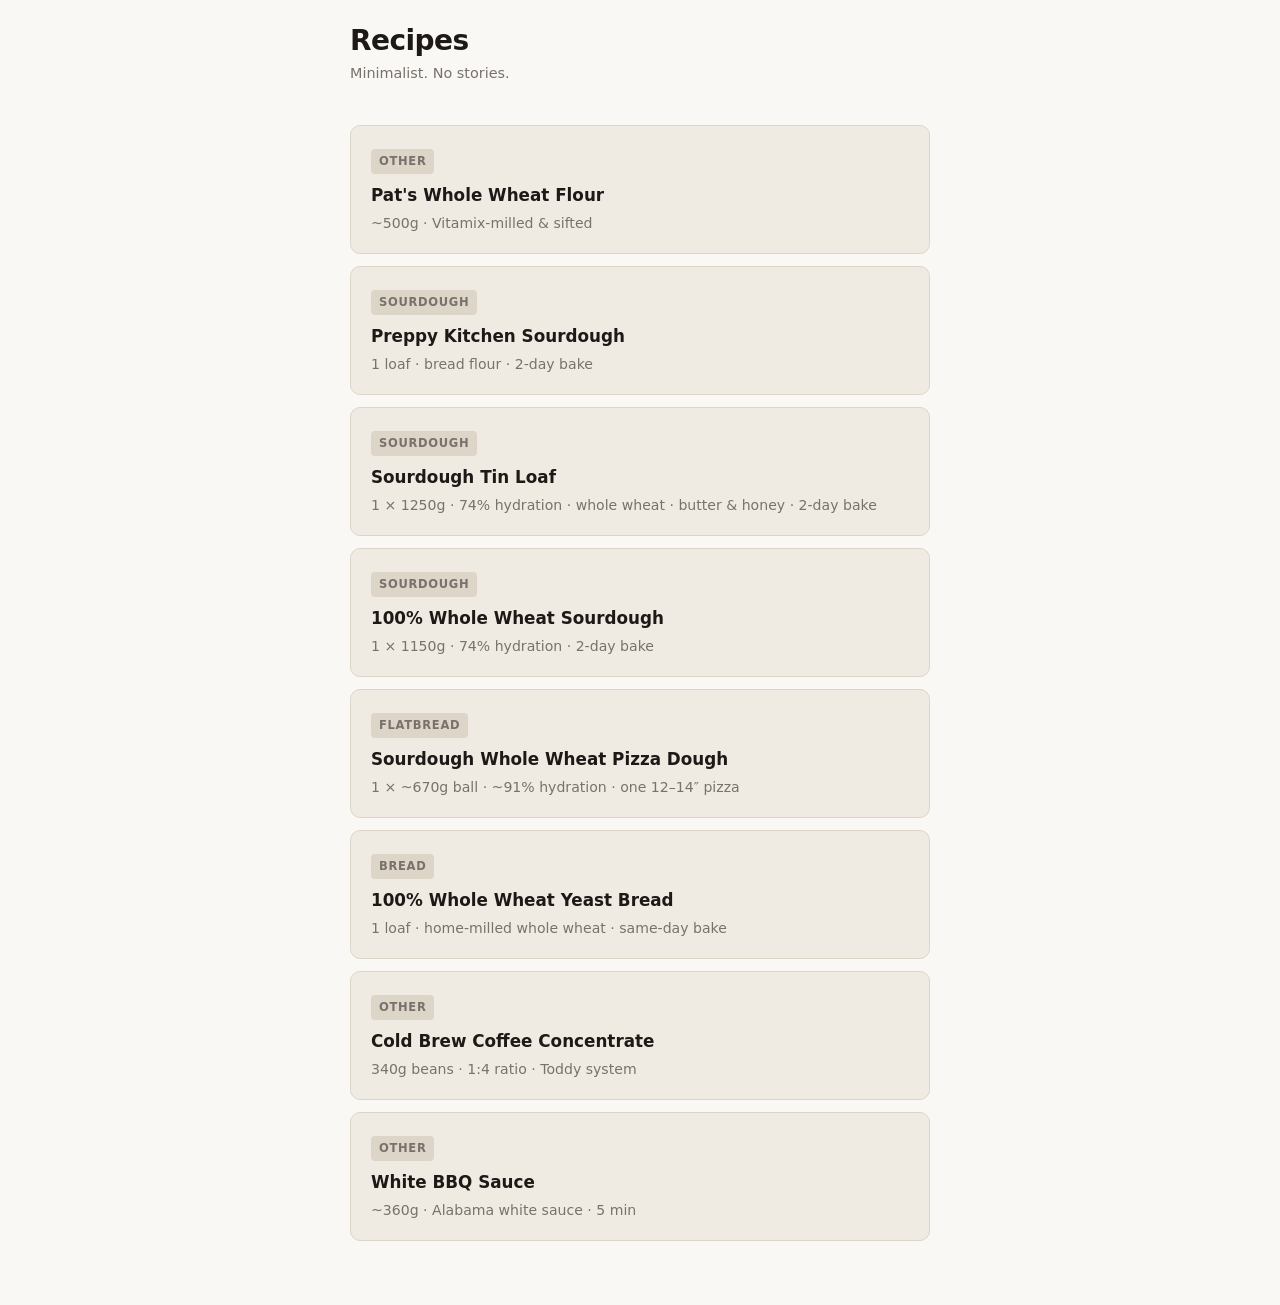
<file: site/index.html>
<!DOCTYPE html>
<html lang="en">
<head>
  <meta charset="UTF-8">
  <meta name="viewport" content="width=device-width, initial-scale=1.0">
  <title>Recipes</title>
  <link rel="stylesheet" href="style.css">
</head>
<body>

  <h1 class="page-title">Recipes</h1>
  <p class="page-sub">Minimalist. No stories.</p>

  <div class="card-list">

    <a class="card" href="recipes/pats-whole-wheat-flour.html">
      <span class="card-tag">Other</span>
      <div class="card-name">Pat's Whole Wheat Flour</div>
      <div class="card-desc">~500g · Vitamix-milled &amp; sifted</div>
    </a>

    <a class="card" href="recipes/preppy-kitchen-sourdough.html">
      <span class="card-tag">Sourdough</span>
      <div class="card-name">Preppy Kitchen Sourdough</div>
      <div class="card-desc">1 loaf · bread flour · 2-day bake</div>
    </a>

    <a class="card" href="recipes/sourdough-tin-loaf.html">
      <span class="card-tag">Sourdough</span>
      <div class="card-name">Sourdough Tin Loaf</div>
      <div class="card-desc">1 × 1250g · 74% hydration · whole wheat · butter &amp; honey · 2-day bake</div>
    </a>

    <a class="card" href="recipes/whole-wheat-sourdough-schedule.html">
      <span class="card-tag">Sourdough</span>
      <div class="card-name">100% Whole Wheat Sourdough</div>
      <div class="card-desc">1 × 1150g · 74% hydration · 2-day bake</div>
    </a>

    <a class="card" href="recipes/sourdough-whole-wheat-pizza-dough.html">
      <span class="card-tag">Flatbread</span>
      <div class="card-name">Sourdough Whole Wheat Pizza Dough</div>
      <div class="card-desc">1 × ~670g ball · ~91% hydration · one 12–14″ pizza</div>
    </a>

    <a class="card" href="recipes/whole-wheat-yeast-bread.html">
      <span class="card-tag">Bread</span>
      <div class="card-name">100% Whole Wheat Yeast Bread</div>
      <div class="card-desc">1 loaf · home-milled whole wheat · same-day bake</div>
    </a>

    <a class="card" href="recipes/cold-brew-coffee-concentrate.html">
      <span class="card-tag">Other</span>
      <div class="card-name">Cold Brew Coffee Concentrate</div>
      <div class="card-desc">340g beans · 1:4 ratio · Toddy system</div>
    </a>

    <a class="card" href="recipes/white-bbq-sauce.html">
      <span class="card-tag">Other</span>
      <div class="card-name">White BBQ Sauce</div>
      <div class="card-desc">~360g · Alabama white sauce · 5 min</div>
    </a>

  </div>

</body>
</html>
</file>
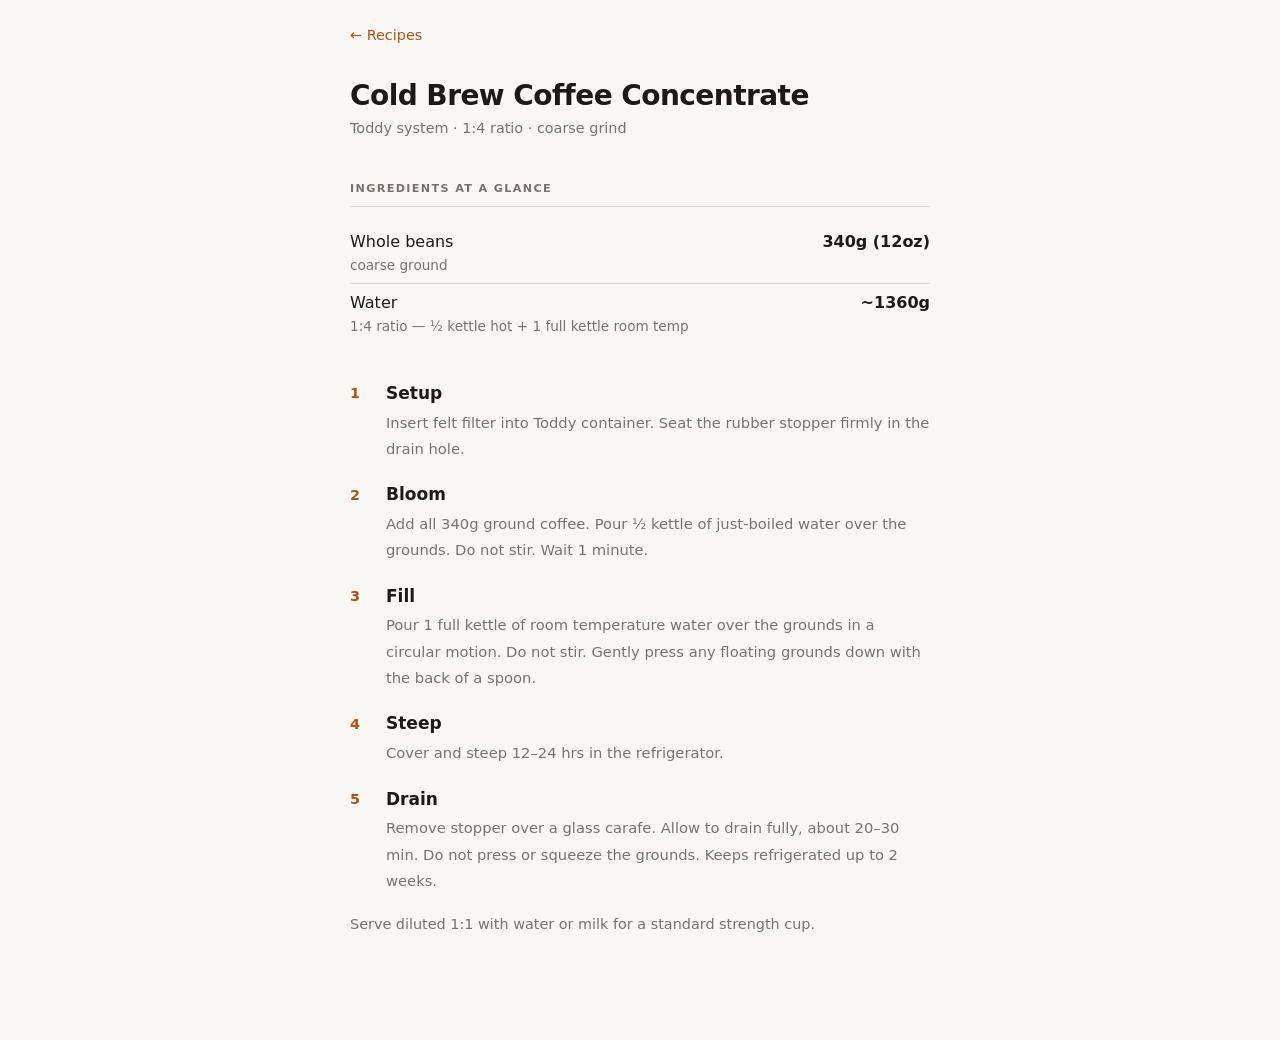
<file: site/recipes/cold-brew-coffee-concentrate.html>
<!DOCTYPE html>
<html lang="en">
<head>
  <meta charset="UTF-8">
  <meta name="viewport" content="width=device-width, initial-scale=1.0">
  <title>Cold Brew Coffee Concentrate</title>
  <link rel="stylesheet" href="../style.css">
</head>
<body>

  <nav class="nav">
    <a class="back" href="../index.html">← Recipes</a>
  </nav>

  <h1 class="page-title">Cold Brew Coffee Concentrate</h1>
  <p class="page-sub">Toddy system · 1:4 ratio · coarse grind</p>

  <div class="section">
    <div class="section-label">Ingredients at a glance</div>
    <table class="ing-table">
      <tr>
        <td>Whole beans <span class="ing-sub">coarse ground</span></td>
        <td>340g (12oz)</td>
      </tr>
      <tr>
        <td>Water <span class="ing-sub">1:4 ratio — ½ kettle hot + 1 full kettle room temp</span></td>
        <td>~1360g</td>
      </tr>
    </table>
  </div>

  <ul class="steps">
    <li>
      <div>
        <span class="step-name">Setup</span>
        <span class="step-detail">Insert felt filter into Toddy container. Seat the rubber stopper firmly in the drain hole.</span>
      </div>
    </li>
    <li>
      <div>
        <span class="step-name">Bloom</span>
        <span class="step-detail">Add all 340g ground coffee. Pour ½ kettle of just-boiled water over the grounds. Do not stir. Wait 1 minute.</span>
      </div>
    </li>
    <li>
      <div>
        <span class="step-name">Fill</span>
        <span class="step-detail">Pour 1 full kettle of room temperature water over the grounds in a circular motion. Do not stir. Gently press any floating grounds down with the back of a spoon.</span>
      </div>
    </li>
    <li>
      <div>
        <span class="step-name">Steep</span>
        <span class="step-detail">Cover and steep 12–24 hrs in the refrigerator.</span>
      </div>
    </li>
    <li>
      <div>
        <span class="step-name">Drain</span>
        <span class="step-detail">Remove stopper over a glass carafe. Allow to drain fully, about 20–30 min. Do not press or squeeze the grounds. Keeps refrigerated up to 2 weeks.</span>
      </div>
    </li>
  </ul>

  <p class="page-sub">Serve diluted 1:1 with water or milk for a standard strength cup.</p>

</body>
</html>
</file>
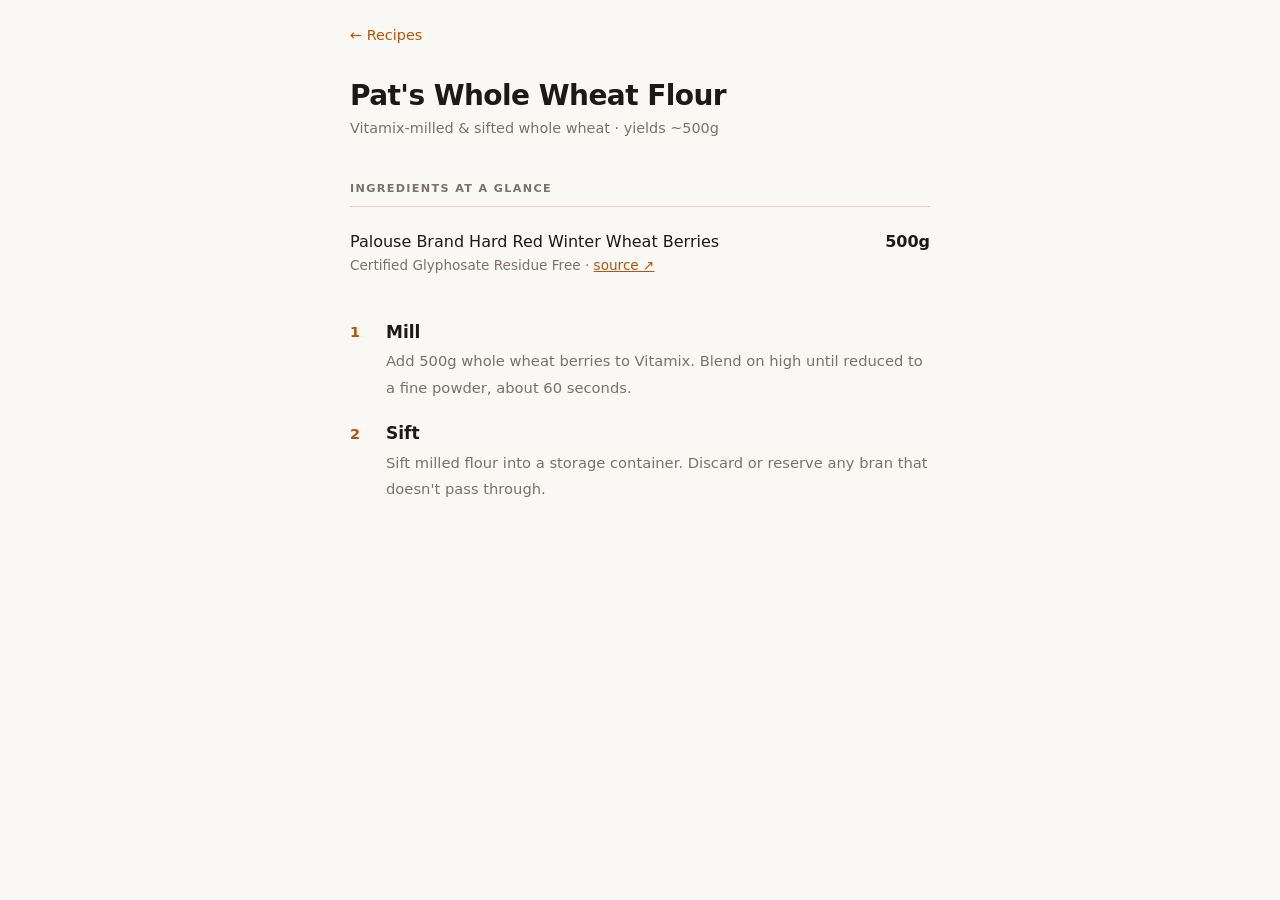
<file: site/recipes/pats-whole-wheat-flour.html>
<!DOCTYPE html>
<html lang="en">
<head>
  <meta charset="UTF-8">
  <meta name="viewport" content="width=device-width, initial-scale=1.0">
  <title>Pat's Whole Wheat Flour</title>
  <link rel="stylesheet" href="../style.css">
</head>
<body>

  <nav class="nav">
    <a class="back" href="../index.html">← Recipes</a>
  </nav>

  <h1 class="page-title">Pat's Whole Wheat Flour</h1>
  <p class="page-sub">Vitamix-milled &amp; sifted whole wheat · yields ~500g</p>

  <div class="section">
    <div class="section-label">Ingredients at a glance</div>
    <table class="ing-table">
      <tr>
        <td>Palouse Brand Hard Red Winter Wheat Berries <span class="ing-sub">Certified Glyphosate Residue Free · <a href="https://www.amazon.com/dp/B016VJ8XN4" target="_blank" rel="noopener">source ↗</a></span></td>
        <td>500g</td>
      </tr>
    </table>
  </div>

  <ul class="steps">
    <li>
      <div>
        <span class="step-name">Mill</span>
        <span class="step-detail">Add 500g whole wheat berries to Vitamix. Blend on high until reduced to a fine powder, about 60 seconds.</span>
      </div>
    </li>
    <li>
      <div>
        <span class="step-name">Sift</span>
        <span class="step-detail">Sift milled flour into a storage container. Discard or reserve any bran that doesn't pass through.</span>
      </div>
    </li>
  </ul>

</body>
</html>
</file>
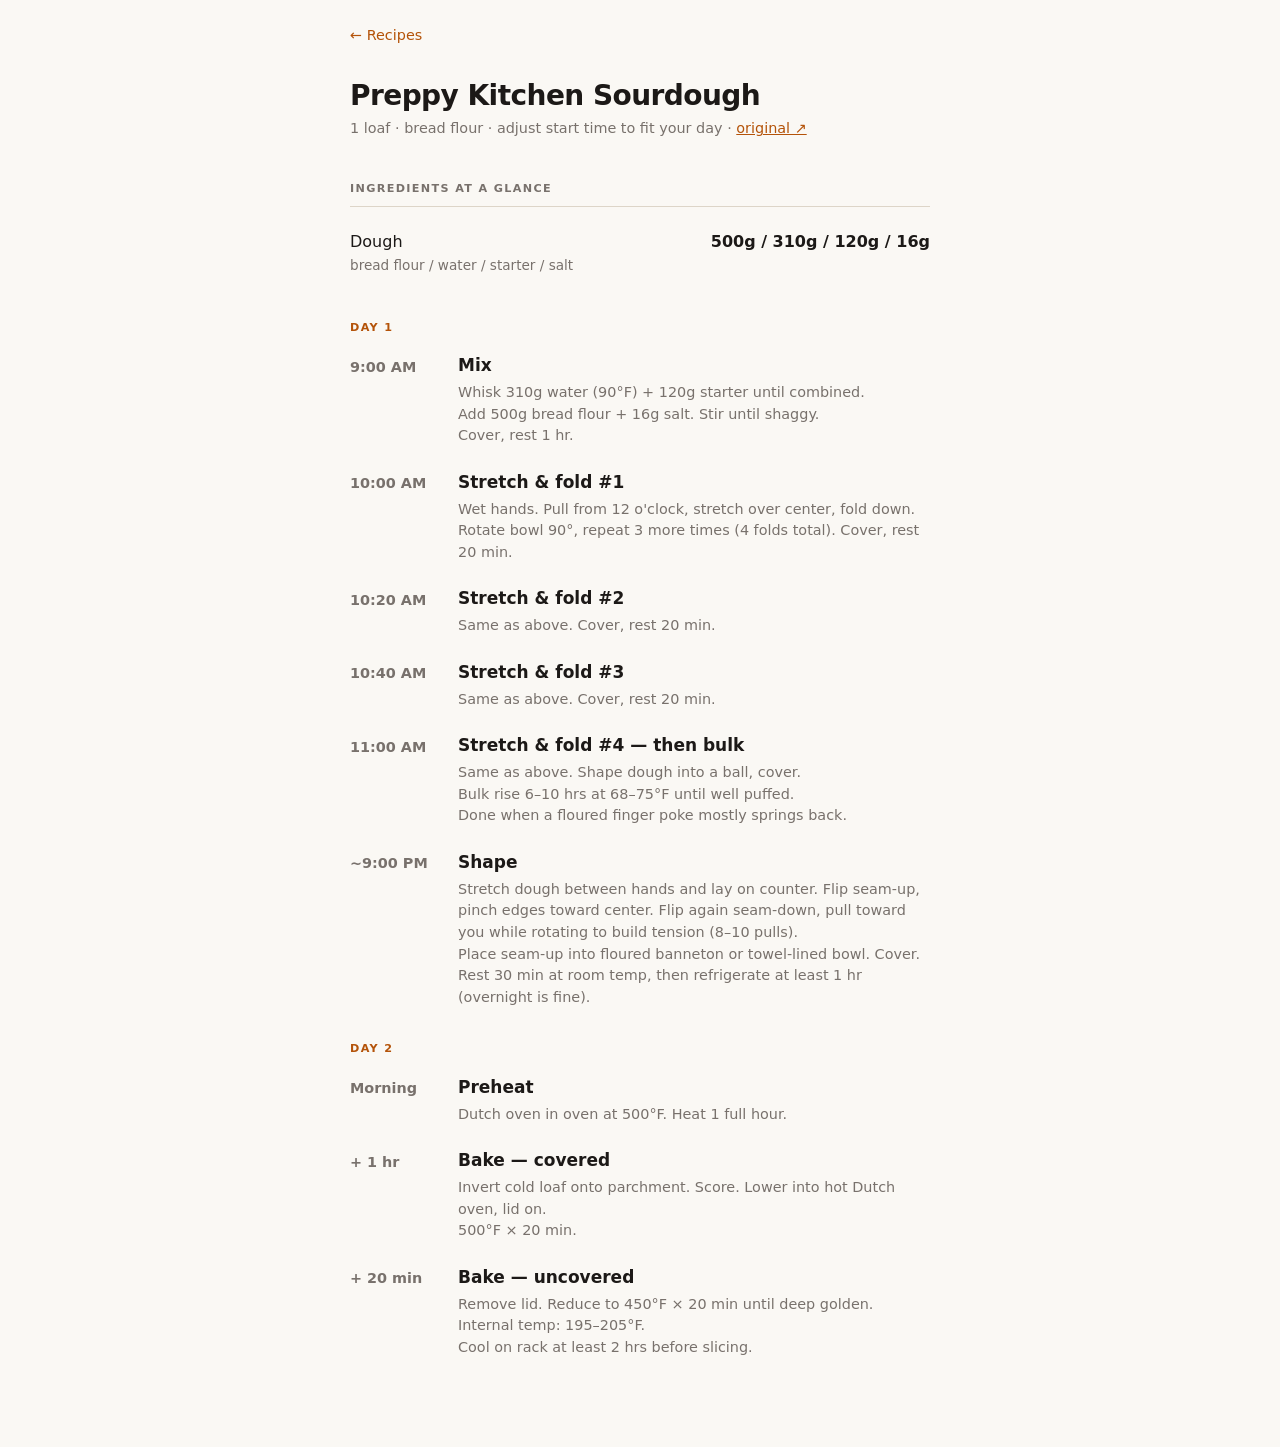
<file: site/recipes/preppy-kitchen-sourdough.html>
<!DOCTYPE html>
<html lang="en">
<head>
  <meta charset="UTF-8">
  <meta name="viewport" content="width=device-width, initial-scale=1.0">
  <title>Preppy Kitchen Sourdough — Schedule</title>
  <link rel="stylesheet" href="../style.css">
</head>
<body>

  <nav class="nav">
    <a class="back" href="../index.html">← Recipes</a>
  </nav>

  <h1 class="page-title">Preppy Kitchen Sourdough</h1>
  <p class="page-sub">1 loaf · bread flour · adjust start time to fit your day · <a href="https://preppykitchen.com/sourdough-bread/" target="_blank" rel="noopener">original ↗</a></p>

  <div class="section">
    <div class="section-label">Ingredients at a glance</div>
    <table class="ing-table">
      <tr>
        <td>Dough <span class="ing-sub">bread flour / water / starter / salt</span></td>
        <td>500g / 310g / 120g / 16g</td>
      </tr>
    </table>
  </div>

  <div class="day-label">Day 1</div>

  <div class="event">
    <div class="event-time">9:00 AM</div>
    <div>
      <div class="event-name">Mix</div>
      <div class="event-detail">Whisk 310g water (90°F) + 120g starter until combined.<br>Add 500g bread flour + 16g salt. Stir until shaggy.<br>Cover, rest 1 hr.</div>
    </div>
  </div>

  <div class="event">
    <div class="event-time">10:00 AM</div>
    <div>
      <div class="event-name">Stretch &amp; fold #1</div>
      <div class="event-detail">Wet hands. Pull from 12 o'clock, stretch over center, fold down. Rotate bowl 90°, repeat 3 more times (4 folds total). Cover, rest 20 min.</div>
    </div>
  </div>

  <div class="event">
    <div class="event-time">10:20 AM</div>
    <div>
      <div class="event-name">Stretch &amp; fold #2</div>
      <div class="event-detail">Same as above. Cover, rest 20 min.</div>
    </div>
  </div>

  <div class="event">
    <div class="event-time">10:40 AM</div>
    <div>
      <div class="event-name">Stretch &amp; fold #3</div>
      <div class="event-detail">Same as above. Cover, rest 20 min.</div>
    </div>
  </div>

  <div class="event">
    <div class="event-time">11:00 AM</div>
    <div>
      <div class="event-name">Stretch &amp; fold #4 — then bulk</div>
      <div class="event-detail">Same as above. Shape dough into a ball, cover.<br>Bulk rise 6–10 hrs at 68–75°F until well puffed.<br>Done when a floured finger poke mostly springs back.</div>
    </div>
  </div>

  <div class="event">
    <div class="event-time">~9:00 PM</div>
    <div>
      <div class="event-name">Shape</div>
      <div class="event-detail">Stretch dough between hands and lay on counter. Flip seam-up, pinch edges toward center. Flip again seam-down, pull toward you while rotating to build tension (8–10 pulls).<br>Place seam-up into floured banneton or towel-lined bowl. Cover.<br>Rest 30 min at room temp, then refrigerate at least 1 hr (overnight is fine).</div>
    </div>
  </div>

  <div class="day-label">Day 2</div>

  <div class="event">
    <div class="event-time">Morning</div>
    <div>
      <div class="event-name">Preheat</div>
      <div class="event-detail">Dutch oven in oven at 500°F. Heat 1 full hour.</div>
    </div>
  </div>

  <div class="event">
    <div class="event-time">+ 1 hr</div>
    <div>
      <div class="event-name">Bake — covered</div>
      <div class="event-detail">Invert cold loaf onto parchment. Score. Lower into hot Dutch oven, lid on.<br>500°F × 20 min.</div>
    </div>
  </div>

  <div class="event">
    <div class="event-time">+ 20 min</div>
    <div>
      <div class="event-name">Bake — uncovered</div>
      <div class="event-detail">Remove lid. Reduce to 450°F × 20 min until deep golden.<br>Internal temp: 195–205°F.<br>Cool on rack at least 2 hrs before slicing.</div>
    </div>
  </div>

</body>
</html>
</file>
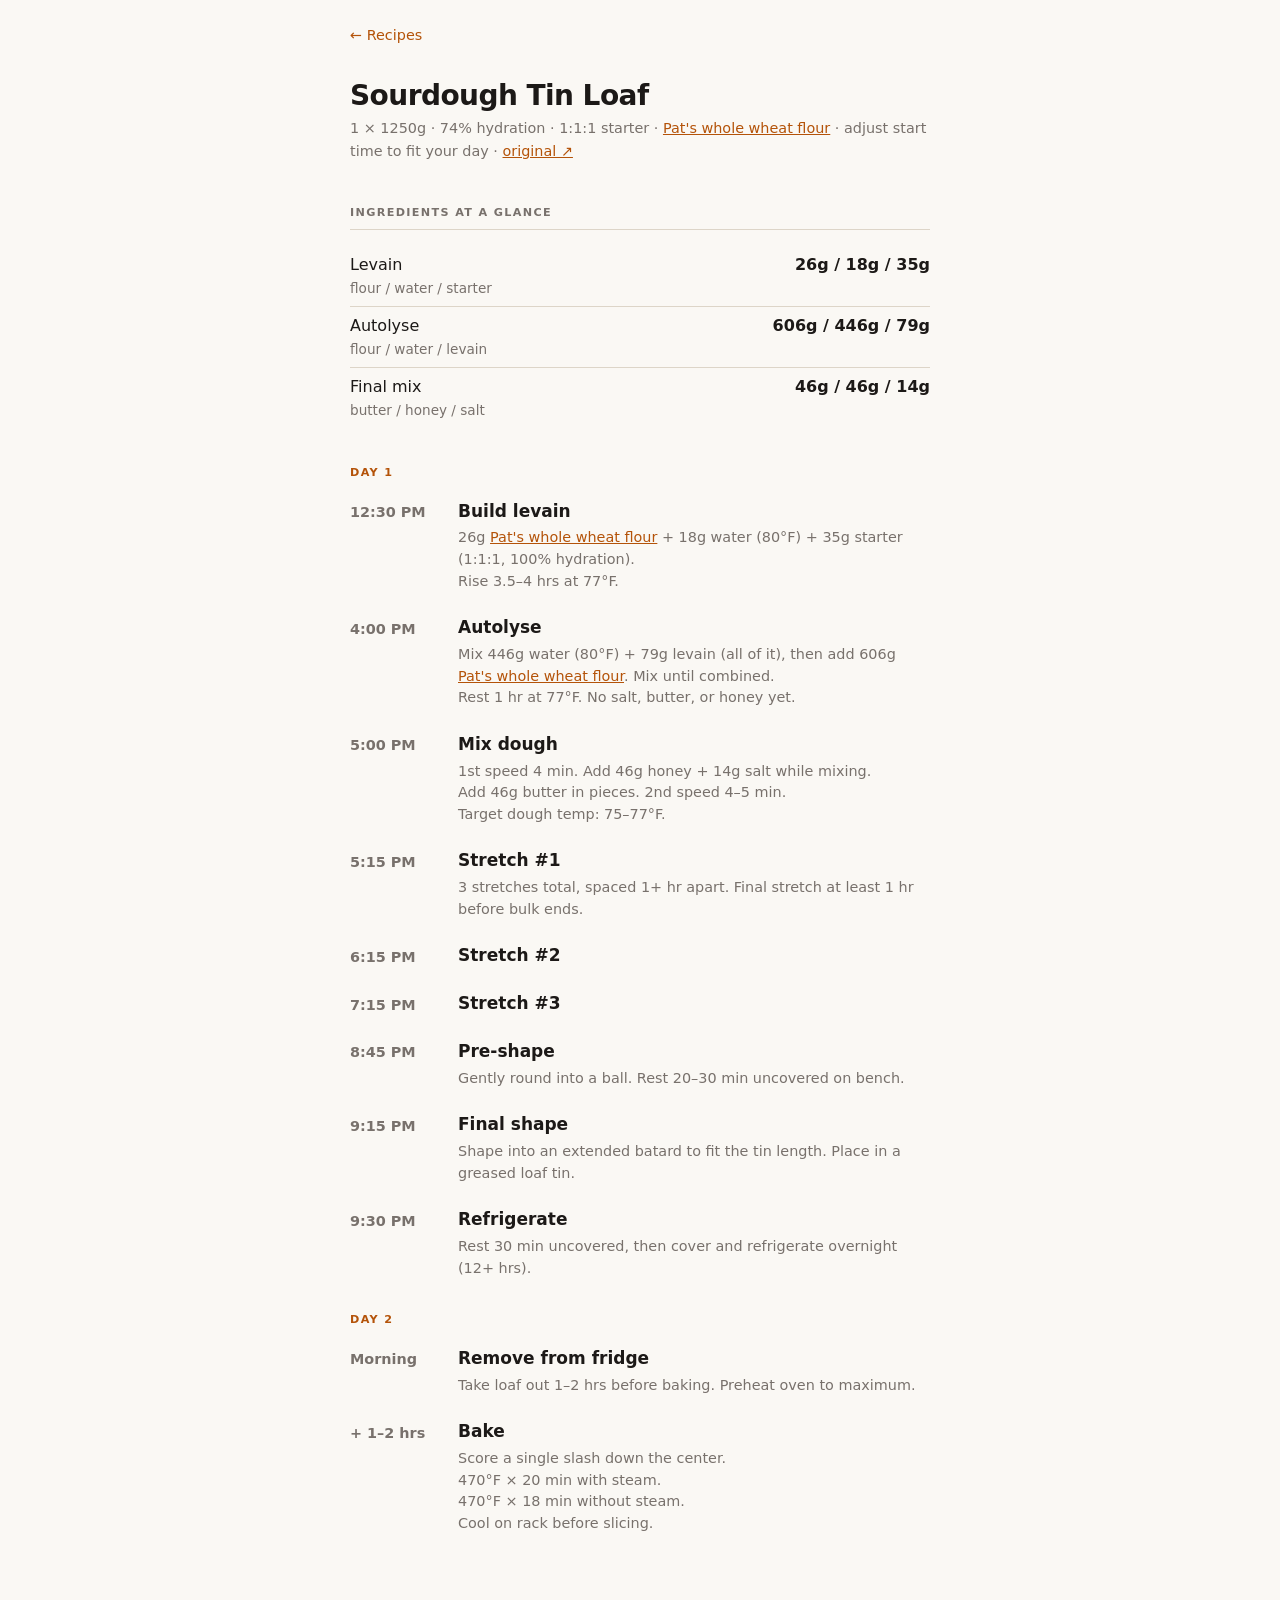
<file: site/recipes/sourdough-tin-loaf.html>
<!DOCTYPE html>
<html lang="en">
<head>
  <meta charset="UTF-8">
  <meta name="viewport" content="width=device-width, initial-scale=1.0">
  <title>Sourdough Tin Loaf — Schedule</title>
  <link rel="stylesheet" href="../style.css">
</head>
<body>

  <nav class="nav">
    <a class="back" href="../index.html">← Recipes</a>
  </nav>

  <h1 class="page-title">Sourdough Tin Loaf</h1>
  <p class="page-sub">1 × 1250g · 74% hydration · 1:1:1 starter · <a href="pats-whole-wheat-flour.html">Pat's whole wheat flour</a> · adjust start time to fit your day · <a href="https://matthewjamesduffy.com/a-basic-and-simple-sourdough-tin-loaf/" target="_blank" rel="noopener">original ↗</a></p>

  <div class="section">
    <div class="section-label">Ingredients at a glance</div>
    <table class="ing-table">
      <tr>
        <td>Levain <span class="ing-sub">flour / water / starter</span></td>
        <td>26g / 18g / 35g</td>
      </tr>
      <tr>
        <td>Autolyse <span class="ing-sub">flour / water / levain</span></td>
        <td>606g / 446g / 79g</td>
      </tr>
      <tr>
        <td>Final mix <span class="ing-sub">butter / honey / salt</span></td>
        <td>46g / 46g / 14g</td>
      </tr>
    </table>
  </div>

  <div class="day-label">Day 1</div>

  <div class="event">
    <div class="event-time">12:30 PM</div>
    <div>
      <div class="event-name">Build levain</div>
      <div class="event-detail">26g <a href="pats-whole-wheat-flour.html">Pat's whole wheat flour</a> + 18g water (80°F) + 35g starter (1:1:1, 100% hydration).<br>Rise 3.5–4 hrs at 77°F.</div>
    </div>
  </div>

  <div class="event">
    <div class="event-time">4:00 PM</div>
    <div>
      <div class="event-name">Autolyse</div>
      <div class="event-detail">Mix 446g water (80°F) + 79g levain (all of it), then add 606g <a href="pats-whole-wheat-flour.html">Pat's whole wheat flour</a>. Mix until combined.<br>Rest 1 hr at 77°F. No salt, butter, or honey yet.</div>
    </div>
  </div>

  <div class="event">
    <div class="event-time">5:00 PM</div>
    <div>
      <div class="event-name">Mix dough</div>
      <div class="event-detail">1st speed 4 min. Add 46g honey + 14g salt while mixing.<br>Add 46g butter in pieces. 2nd speed 4–5 min.<br>Target dough temp: 75–77°F.</div>
    </div>
  </div>

  <div class="event">
    <div class="event-time">5:15 PM</div>
    <div>
      <div class="event-name">Stretch #1</div>
      <div class="event-detail">3 stretches total, spaced 1+ hr apart. Final stretch at least 1 hr before bulk ends.</div>
    </div>
  </div>

  <div class="event">
    <div class="event-time">6:15 PM</div>
    <div>
      <div class="event-name">Stretch #2</div>
    </div>
  </div>

  <div class="event">
    <div class="event-time">7:15 PM</div>
    <div>
      <div class="event-name">Stretch #3</div>
    </div>
  </div>

  <div class="event">
    <div class="event-time">8:45 PM</div>
    <div>
      <div class="event-name">Pre-shape</div>
      <div class="event-detail">Gently round into a ball. Rest 20–30 min uncovered on bench.</div>
    </div>
  </div>

  <div class="event">
    <div class="event-time">9:15 PM</div>
    <div>
      <div class="event-name">Final shape</div>
      <div class="event-detail">Shape into an extended batard to fit the tin length. Place in a greased loaf tin.</div>
    </div>
  </div>

  <div class="event">
    <div class="event-time">9:30 PM</div>
    <div>
      <div class="event-name">Refrigerate</div>
      <div class="event-detail">Rest 30 min uncovered, then cover and refrigerate overnight (12+ hrs).</div>
    </div>
  </div>

  <div class="day-label">Day 2</div>

  <div class="event">
    <div class="event-time">Morning</div>
    <div>
      <div class="event-name">Remove from fridge</div>
      <div class="event-detail">Take loaf out 1–2 hrs before baking. Preheat oven to maximum.</div>
    </div>
  </div>

  <div class="event">
    <div class="event-time">+ 1–2 hrs</div>
    <div>
      <div class="event-name">Bake</div>
      <div class="event-detail">Score a single slash down the center.<br>470°F × 20 min with steam.<br>470°F × 18 min without steam.<br>Cool on rack before slicing.</div>
    </div>
  </div>

</body>
</html>
</file>
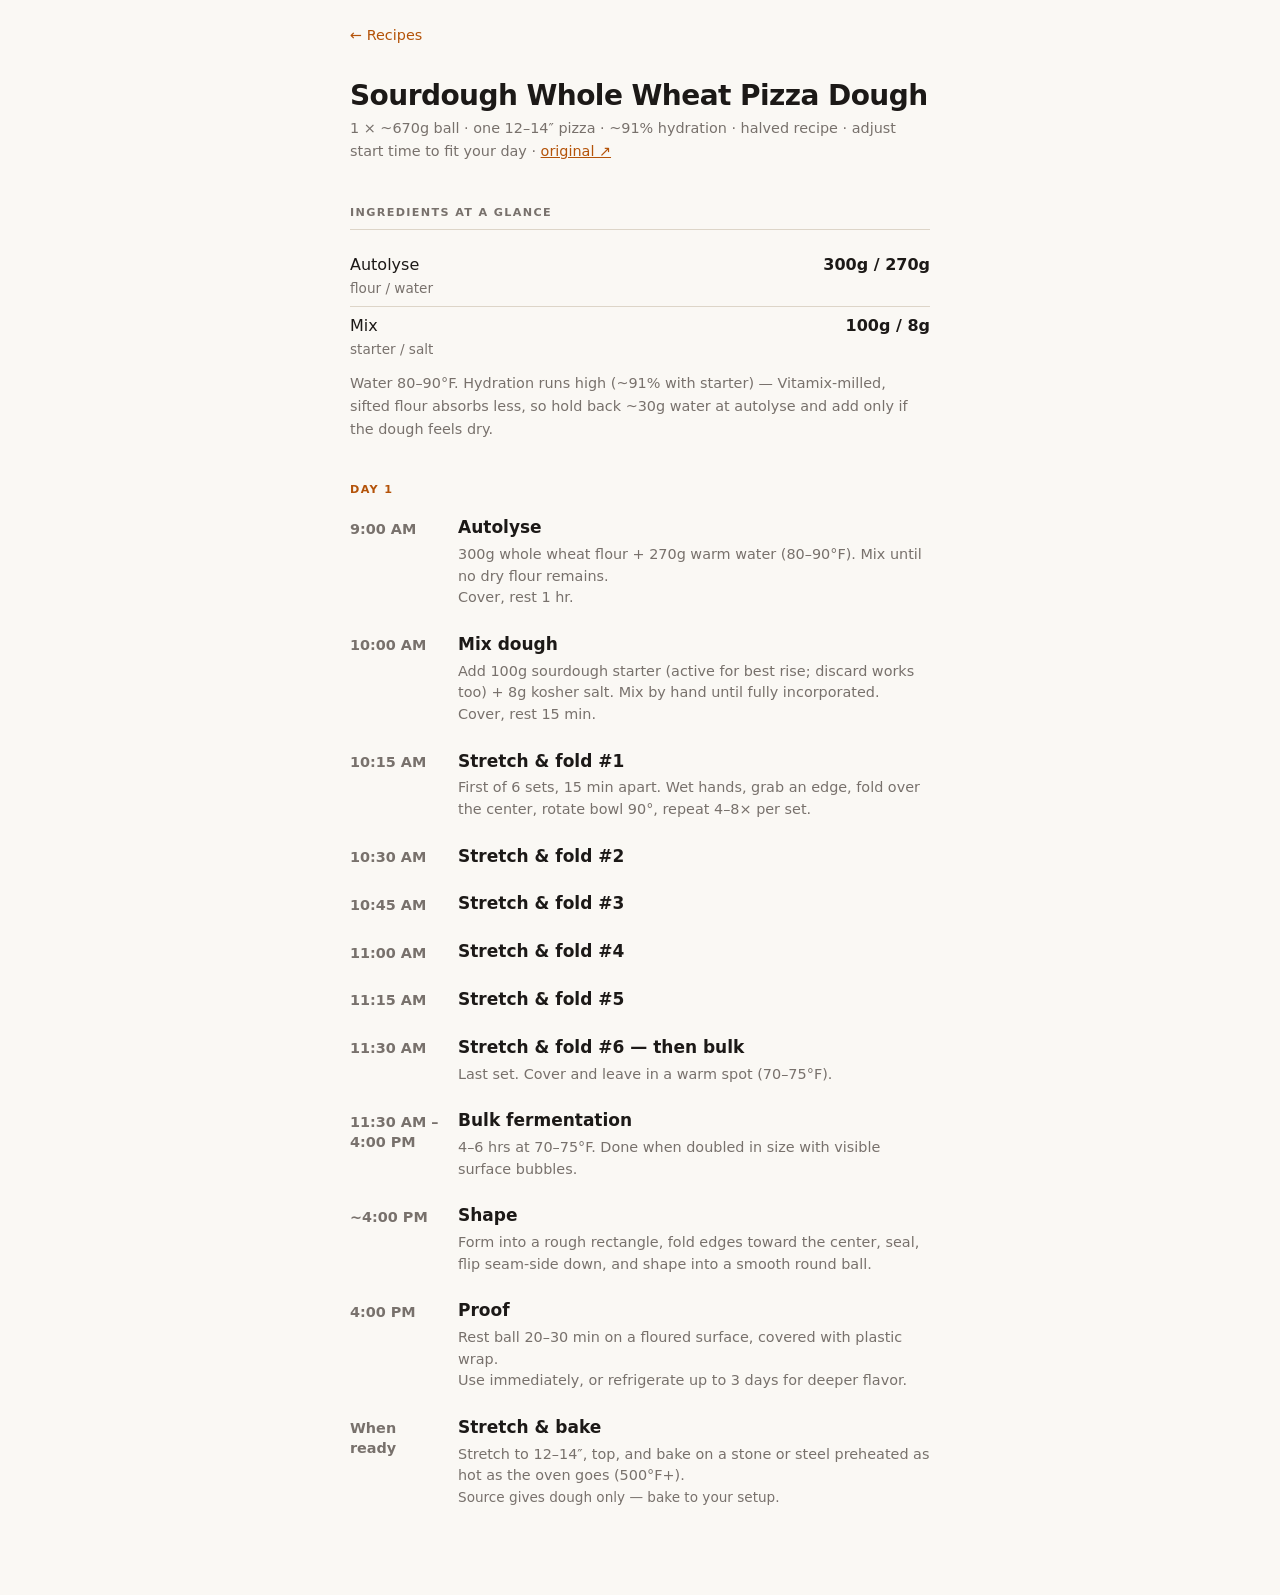
<file: site/recipes/sourdough-whole-wheat-pizza-dough.html>
<!DOCTYPE html>
<html lang="en">
<head>
  <meta charset="UTF-8">
  <meta name="viewport" content="width=device-width, initial-scale=1.0">
  <title>Sourdough Whole Wheat Pizza Dough — Schedule</title>
  <link rel="stylesheet" href="../style.css">
</head>
<body>

  <nav class="nav">
    <a class="back" href="../index.html">← Recipes</a>
  </nav>

  <h1 class="page-title">Sourdough Whole Wheat Pizza Dough</h1>
  <p class="page-sub">1 × ~670g ball · one 12–14″ pizza · ~91% hydration · halved recipe · adjust start time to fit your day · <a href="https://enwnutrition.com/sourdough-whole-wheat-pizza-dough/#recipe" target="_blank" rel="noopener">original ↗</a></p>

  <div class="section">
    <div class="section-label">Ingredients at a glance</div>
    <table class="ing-table">
      <tr>
        <td>Autolyse <span class="ing-sub">flour / water</span></td>
        <td>300g / 270g</td>
      </tr>
      <tr>
        <td>Mix <span class="ing-sub">starter / salt</span></td>
        <td>100g / 8g</td>
      </tr>
    </table>
    <p class="page-sub">Water 80–90°F. Hydration runs high (~91% with starter) — Vitamix-milled, sifted flour absorbs less, so hold back ~30g water at autolyse and add only if the dough feels dry.</p>
  </div>

  <div class="day-label">Day 1</div>

  <div class="event">
    <div class="event-time">9:00 AM</div>
    <div>
      <div class="event-name">Autolyse</div>
      <div class="event-detail">300g whole wheat flour + 270g warm water (80–90°F). Mix until no dry flour remains.<br>Cover, rest 1 hr.</div>
    </div>
  </div>

  <div class="event">
    <div class="event-time">10:00 AM</div>
    <div>
      <div class="event-name">Mix dough</div>
      <div class="event-detail">Add 100g sourdough starter (active for best rise; discard works too) + 8g kosher salt. Mix by hand until fully incorporated.<br>Cover, rest 15 min.</div>
    </div>
  </div>

  <div class="event">
    <div class="event-time">10:15 AM</div>
    <div>
      <div class="event-name">Stretch &amp; fold #1</div>
      <div class="event-detail">First of 6 sets, 15 min apart. Wet hands, grab an edge, fold over the center, rotate bowl 90°, repeat 4–8× per set.</div>
    </div>
  </div>

  <div class="event">
    <div class="event-time">10:30 AM</div>
    <div>
      <div class="event-name">Stretch &amp; fold #2</div>
    </div>
  </div>

  <div class="event">
    <div class="event-time">10:45 AM</div>
    <div>
      <div class="event-name">Stretch &amp; fold #3</div>
    </div>
  </div>

  <div class="event">
    <div class="event-time">11:00 AM</div>
    <div>
      <div class="event-name">Stretch &amp; fold #4</div>
    </div>
  </div>

  <div class="event">
    <div class="event-time">11:15 AM</div>
    <div>
      <div class="event-name">Stretch &amp; fold #5</div>
    </div>
  </div>

  <div class="event">
    <div class="event-time">11:30 AM</div>
    <div>
      <div class="event-name">Stretch &amp; fold #6 — then bulk</div>
      <div class="event-detail">Last set. Cover and leave in a warm spot (70–75°F).</div>
    </div>
  </div>

  <div class="event">
    <div class="event-time">11:30 AM – 4:00 PM</div>
    <div>
      <div class="event-name">Bulk fermentation</div>
      <div class="event-detail">4–6 hrs at 70–75°F. Done when doubled in size with visible surface bubbles.</div>
    </div>
  </div>

  <div class="event">
    <div class="event-time">~4:00 PM</div>
    <div>
      <div class="event-name">Shape</div>
      <div class="event-detail">Form into a rough rectangle, fold edges toward the center, seal, flip seam-side down, and shape into a smooth round ball.</div>
    </div>
  </div>

  <div class="event">
    <div class="event-time">4:00 PM</div>
    <div>
      <div class="event-name">Proof</div>
      <div class="event-detail">Rest ball 20–30 min on a floured surface, covered with plastic wrap.<br>Use immediately, or refrigerate up to 3 days for deeper flavor.</div>
    </div>
  </div>

  <div class="event">
    <div class="event-time">When ready</div>
    <div>
      <div class="event-name">Stretch &amp; bake</div>
      <div class="event-detail">Stretch to 12–14″, top, and bake on a stone or steel preheated as hot as the oven goes (500°F+). <span class="ing-sub">Source gives dough only — bake to your setup.</span></div>
    </div>
  </div>


</body>
</html>
</file>
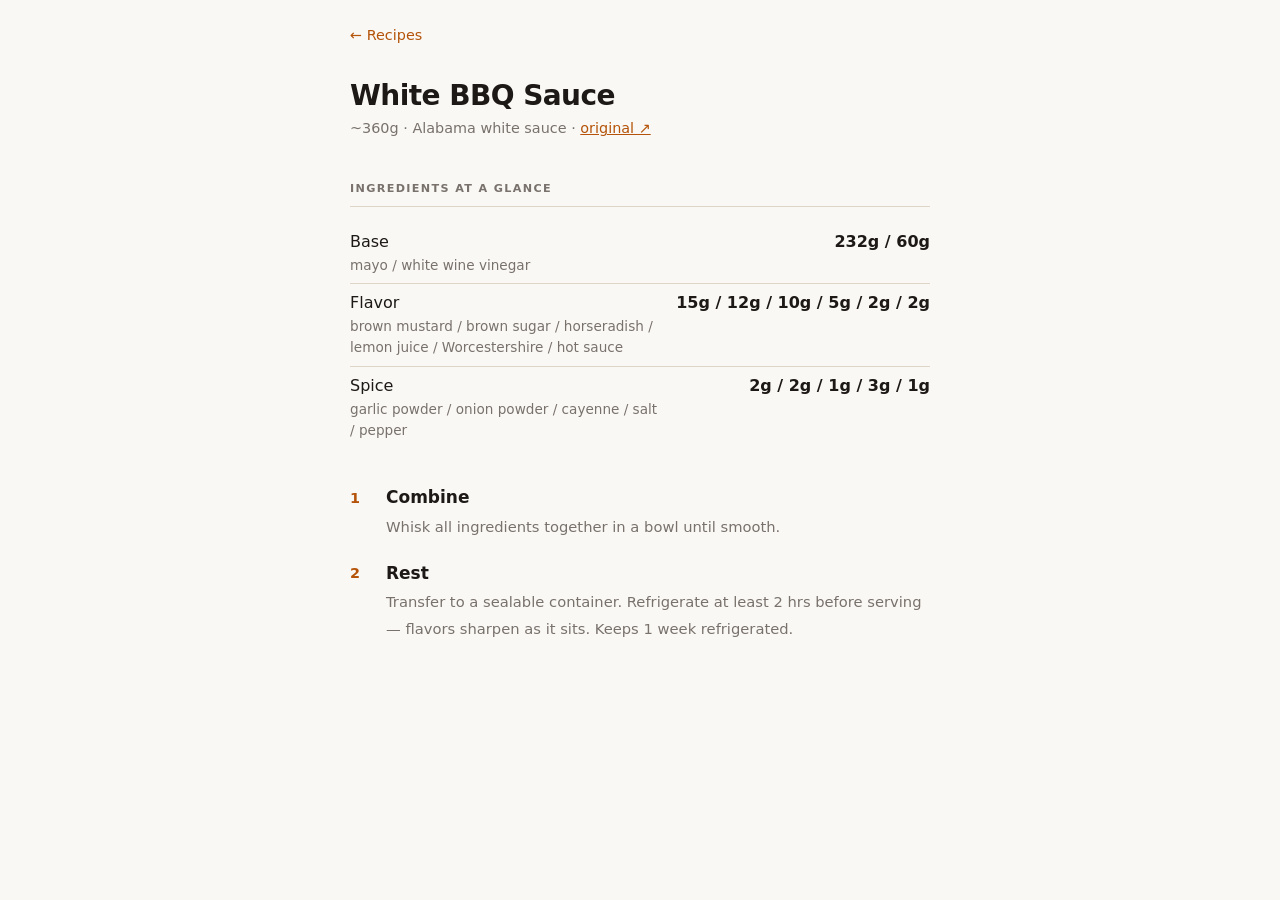
<file: site/recipes/white-bbq-sauce.html>
<!DOCTYPE html>
<html lang="en">
<head>
  <meta charset="UTF-8">
  <meta name="viewport" content="width=device-width, initial-scale=1.0">
  <title>White BBQ Sauce — Schedule</title>
  <link rel="stylesheet" href="../style.css">
</head>
<body>

  <nav class="nav">
    <a class="back" href="../index.html">← Recipes</a>
  </nav>

  <h1 class="page-title">White BBQ Sauce</h1>
  <p class="page-sub">~360g · Alabama white sauce · <a href="https://www.chilipeppermadness.com/recipes/white-bbq-sauce/" target="_blank" rel="noopener">original ↗</a></p>

  <div class="section">
    <div class="section-label">Ingredients at a glance</div>
    <table class="ing-table">
      <tr>
        <td>Base <span class="ing-sub">mayo / white wine vinegar</span></td>
        <td>232g / 60g</td>
      </tr>
      <tr>
        <td>Flavor <span class="ing-sub">brown mustard / brown sugar / horseradish / lemon juice / Worcestershire / hot sauce</span></td>
        <td>15g / 12g / 10g / 5g / 2g / 2g</td>
      </tr>
      <tr>
        <td>Spice <span class="ing-sub">garlic powder / onion powder / cayenne / salt / pepper</span></td>
        <td>2g / 2g / 1g / 3g / 1g</td>
      </tr>
    </table>
  </div>

  <ul class="steps">
    <li>
      <div>
        <span class="step-name">Combine</span>
        <span class="step-detail">Whisk all ingredients together in a bowl until smooth.</span>
      </div>
    </li>
    <li>
      <div>
        <span class="step-name">Rest</span>
        <span class="step-detail">Transfer to a sealable container. Refrigerate at least 2 hrs before serving — flavors sharpen as it sits. Keeps 1 week refrigerated.</span>
      </div>
    </li>
  </ul>

</body>
</html>
</file>
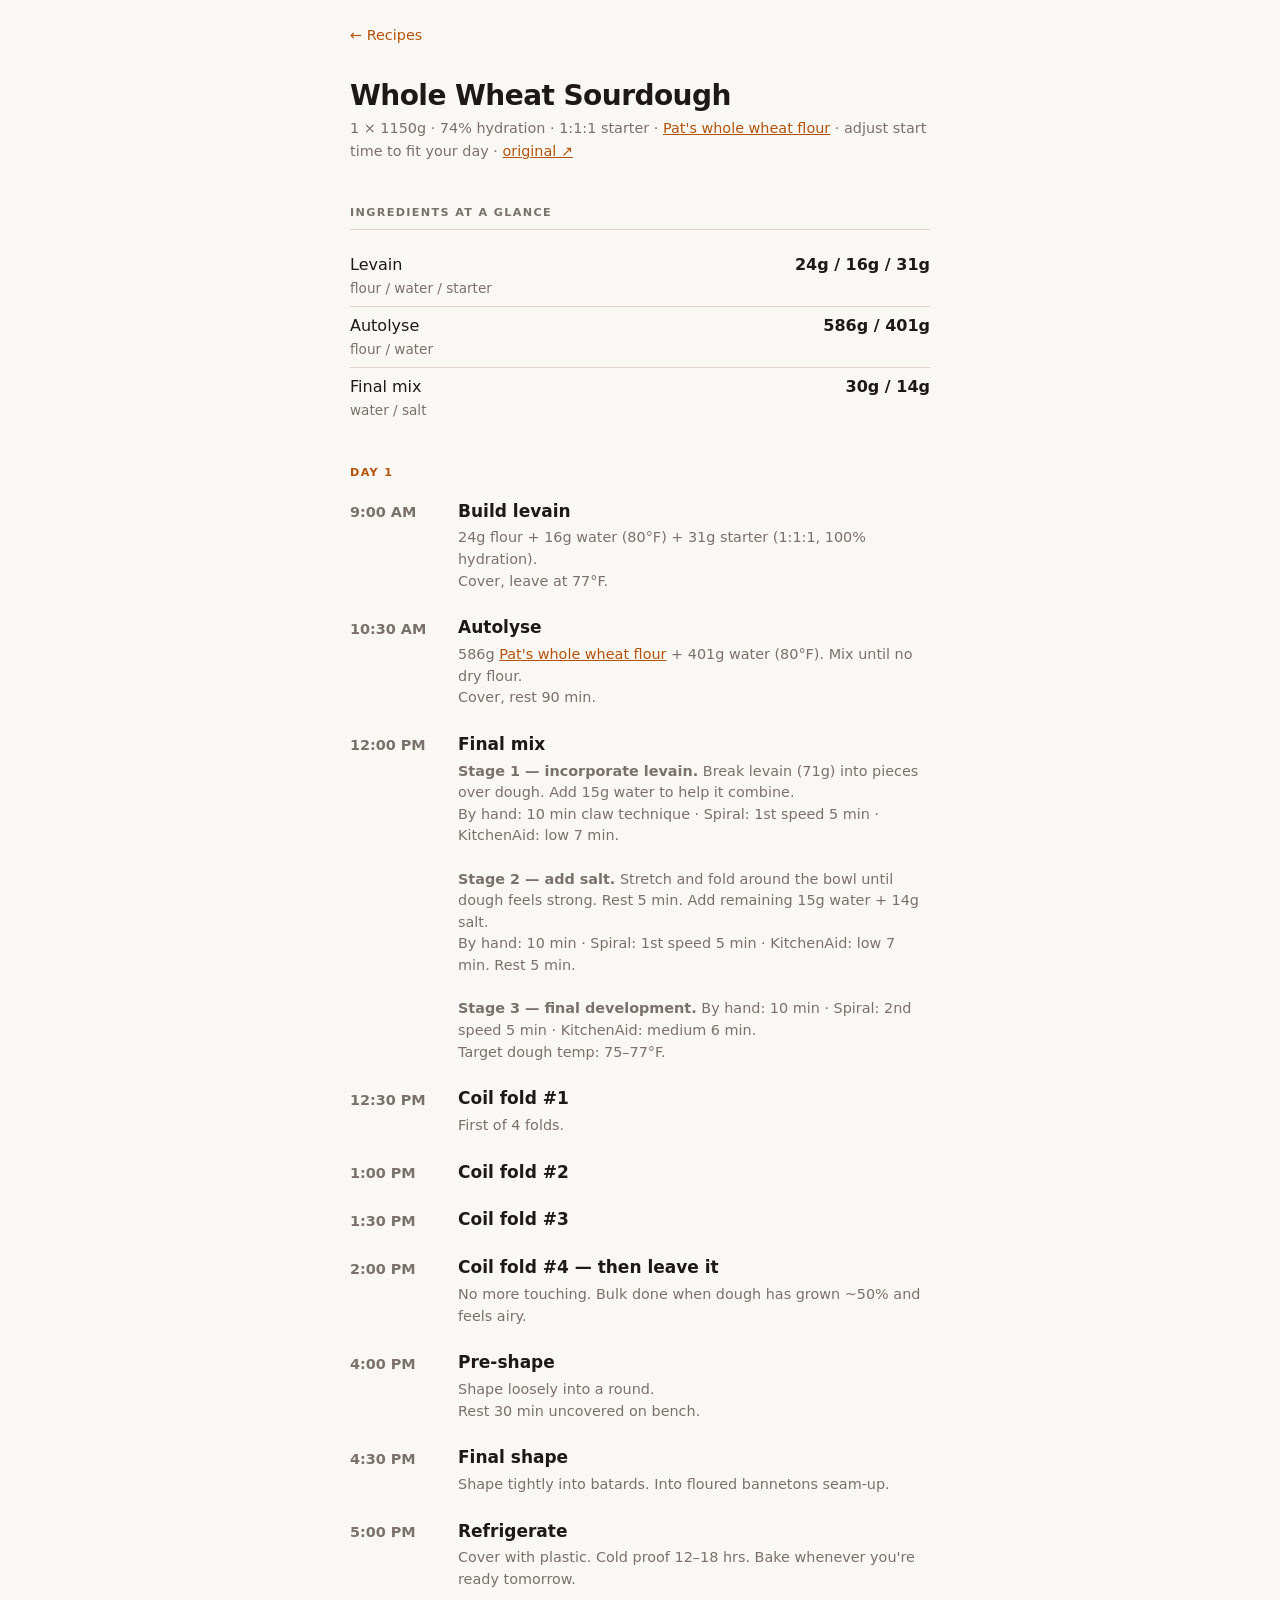
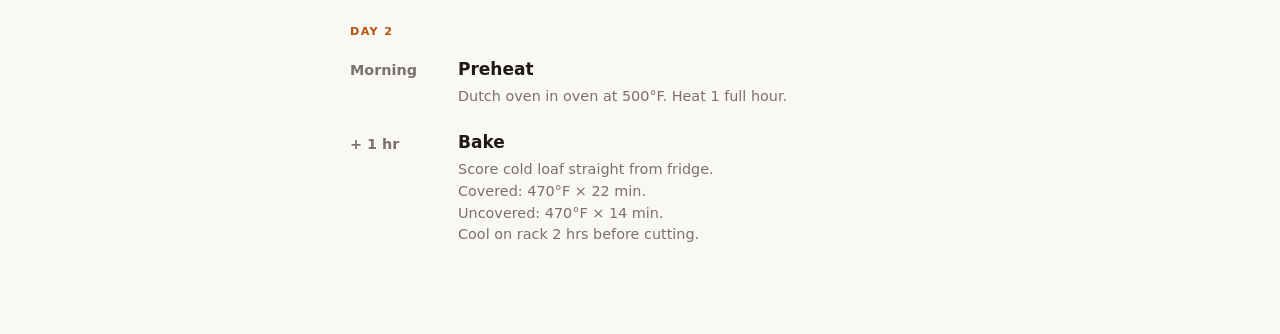
<file: site/recipes/whole-wheat-sourdough-schedule.html>
<!DOCTYPE html>
<html lang="en">
<head>
  <meta charset="UTF-8">
  <meta name="viewport" content="width=device-width, initial-scale=1.0">
  <title>Whole Wheat Sourdough — Schedule</title>
  <link rel="stylesheet" href="../style.css">
</head>
<body>

  <nav class="nav">
    <a class="back" href="../index.html">← Recipes</a>
  </nav>

  <h1 class="page-title">Whole Wheat Sourdough</h1>
  <p class="page-sub">1 × 1150g · 74% hydration · 1:1:1 starter · <a href="pats-whole-wheat-flour.html">Pat's whole wheat flour</a> · adjust start time to fit your day · <a href="https://matthewjamesduffy.com/100-whole-wheat-sourdough/" target="_blank" rel="noopener">original ↗</a></p>

  <div class="section">
    <div class="section-label">Ingredients at a glance</div>
    <table class="ing-table">
      <tr>
        <td>Levain <span class="ing-sub">flour / water / starter</span></td>
        <td>24g / 16g / 31g</td>
      </tr>
      <tr>
        <td>Autolyse <span class="ing-sub">flour / water</span></td>
        <td>586g / 401g</td>
      </tr>
      <tr>
        <td>Final mix <span class="ing-sub">water / salt</span></td>
        <td>30g / 14g</td>
      </tr>
    </table>
  </div>

  <div class="day-label">Day 1</div>

  <div class="event">
    <div class="event-time">9:00 AM</div>
    <div>
      <div class="event-name">Build levain</div>
      <div class="event-detail">24g flour + 16g water (80°F) + 31g starter (1:1:1, 100% hydration).<br>Cover, leave at 77°F.</div>
    </div>
  </div>

  <div class="event">
    <div class="event-time">10:30 AM</div>
    <div>
      <div class="event-name">Autolyse</div>
      <div class="event-detail">586g <a href="pats-whole-wheat-flour.html">Pat's whole wheat flour</a> + 401g water (80°F). Mix until no dry flour.<br>Cover, rest 90 min.</div>
    </div>
  </div>

  <div class="event">
    <div class="event-time">12:00 PM</div>
    <div>
      <div class="event-name">Final mix</div>
      <div class="event-detail">
        <strong>Stage 1 — incorporate levain.</strong> Break levain (71g) into pieces over dough. Add 15g water to help it combine.<br>By hand: 10 min claw technique · Spiral: 1st speed 5 min · KitchenAid: low 7 min.<br><br>
        <strong>Stage 2 — add salt.</strong> Stretch and fold around the bowl until dough feels strong. Rest 5 min. Add remaining 15g water + 14g salt.<br>By hand: 10 min · Spiral: 1st speed 5 min · KitchenAid: low 7 min. Rest 5 min.<br><br>
        <strong>Stage 3 — final development.</strong> By hand: 10 min · Spiral: 2nd speed 5 min · KitchenAid: medium 6 min.<br>Target dough temp: 75–77°F.
      </div>
    </div>
  </div>

  <div class="event">
    <div class="event-time">12:30 PM</div>
    <div>
      <div class="event-name">Coil fold #1</div>
      <div class="event-detail">First of 4 folds.</div>
    </div>
  </div>

  <div class="event">
    <div class="event-time">1:00 PM</div>
    <div>
      <div class="event-name">Coil fold #2</div>
    </div>
  </div>

  <div class="event">
    <div class="event-time">1:30 PM</div>
    <div>
      <div class="event-name">Coil fold #3</div>
    </div>
  </div>

  <div class="event">
    <div class="event-time">2:00 PM</div>
    <div>
      <div class="event-name">Coil fold #4 — then leave it</div>
      <div class="event-detail">No more touching. Bulk done when dough has grown ~50% and feels airy.</div>
    </div>
  </div>

  <div class="event">
    <div class="event-time">4:00 PM</div>
    <div>
      <div class="event-name">Pre-shape</div>
      <div class="event-detail">Shape loosely into a round.<br>Rest 30 min uncovered on bench.</div>
    </div>
  </div>

  <div class="event">
    <div class="event-time">4:30 PM</div>
    <div>
      <div class="event-name">Final shape</div>
      <div class="event-detail">Shape tightly into batards. Into floured bannetons seam-up.</div>
    </div>
  </div>

  <div class="event">
    <div class="event-time">5:00 PM</div>
    <div>
      <div class="event-name">Refrigerate</div>
      <div class="event-detail">Cover with plastic. Cold proof 12–18 hrs. Bake whenever you're ready tomorrow.</div>
    </div>
  </div>

  <div class="day-label">Day 2</div>

  <div class="event">
    <div class="event-time">Morning</div>
    <div>
      <div class="event-name">Preheat</div>
      <div class="event-detail">Dutch oven in oven at 500°F. Heat 1 full hour.</div>
    </div>
  </div>

  <div class="event">
    <div class="event-time">+ 1 hr</div>
    <div>
      <div class="event-name">Bake</div>
      <div class="event-detail">Score cold loaf straight from fridge.<br>
        Covered: 470°F × 22 min.<br>
        Uncovered: 470°F × 14 min.<br>
        Cool on rack 2 hrs before cutting.
      </div>
    </div>
  </div>


</body>
</html>
</file>
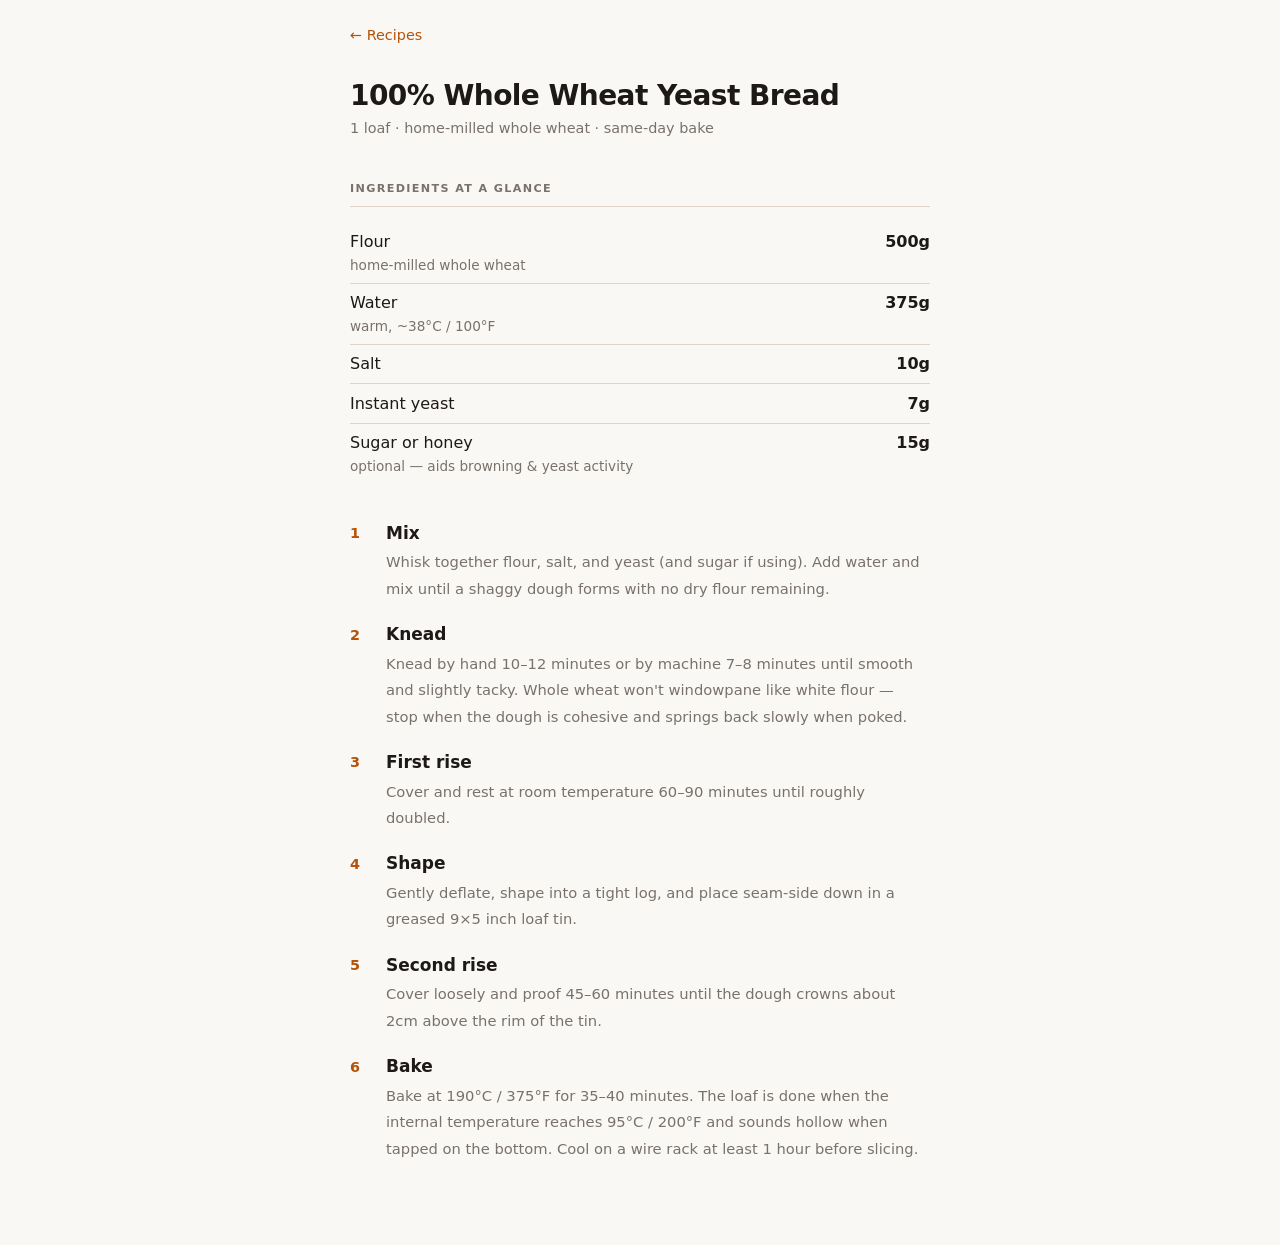
<file: site/recipes/whole-wheat-yeast-bread.html>
<!DOCTYPE html>
<html lang="en">
<head>
  <meta charset="UTF-8">
  <meta name="viewport" content="width=device-width, initial-scale=1.0">
  <title>100% Whole Wheat Yeast Bread</title>
  <link rel="stylesheet" href="../style.css">
</head>
<body>

  <nav class="nav">
    <a class="back" href="../index.html">← Recipes</a>
  </nav>

  <h1 class="page-title">100% Whole Wheat Yeast Bread</h1>
  <p class="page-sub">1 loaf · home-milled whole wheat · same-day bake</p>

  <div class="section">
    <div class="section-label">Ingredients at a glance</div>
    <table class="ing-table">
      <tr>
        <td>Flour <span class="ing-sub">home-milled whole wheat</span></td>
        <td>500g</td>
      </tr>
      <tr>
        <td>Water <span class="ing-sub">warm, ~38°C / 100°F</span></td>
        <td>375g</td>
      </tr>
      <tr>
        <td>Salt</td>
        <td>10g</td>
      </tr>
      <tr>
        <td>Instant yeast</td>
        <td>7g</td>
      </tr>
      <tr>
        <td>Sugar or honey <span class="ing-sub">optional — aids browning &amp; yeast activity</span></td>
        <td>15g</td>
      </tr>
    </table>
  </div>

  <ul class="steps">
    <li>
      <div>
        <span class="step-name">Mix</span>
        <span class="step-detail">Whisk together flour, salt, and yeast (and sugar if using). Add water and mix until a shaggy dough forms with no dry flour remaining.</span>
      </div>
    </li>
    <li>
      <div>
        <span class="step-name">Knead</span>
        <span class="step-detail">Knead by hand 10–12 minutes or by machine 7–8 minutes until smooth and slightly tacky. Whole wheat won't windowpane like white flour — stop when the dough is cohesive and springs back slowly when poked.</span>
      </div>
    </li>
    <li>
      <div>
        <span class="step-name">First rise</span>
        <span class="step-detail">Cover and rest at room temperature 60–90 minutes until roughly doubled.</span>
      </div>
    </li>
    <li>
      <div>
        <span class="step-name">Shape</span>
        <span class="step-detail">Gently deflate, shape into a tight log, and place seam-side down in a greased 9×5 inch loaf tin.</span>
      </div>
    </li>
    <li>
      <div>
        <span class="step-name">Second rise</span>
        <span class="step-detail">Cover loosely and proof 45–60 minutes until the dough crowns about 2cm above the rim of the tin.</span>
      </div>
    </li>
    <li>
      <div>
        <span class="step-name">Bake</span>
        <span class="step-detail">Bake at 190°C / 375°F for 35–40 minutes. The loaf is done when the internal temperature reaches 95°C / 200°F and sounds hollow when tapped on the bottom. Cool on a wire rack at least 1 hour before slicing.</span>
      </div>
    </li>
  </ul>

</body>
</html>
</file>
<file: site/style.css>
*, *::before, *::after { box-sizing: border-box; margin: 0; padding: 0; }

:root {
  --bg: #faf8f4;
  --surface: #f0ebe2;
  --text: #1c1917;
  --muted: #78716c;
  --accent: #b45309;
  --border: #ddd5c8;
  --font: -apple-system, BlinkMacSystemFont, 'Segoe UI', system-ui, sans-serif;
}

@media (prefers-color-scheme: dark) {
  :root {
    --bg: #1c1917;
    --surface: #28211e;
    --text: #fafaf9;
    --muted: #a8a29e;
    --accent: #d97706;
    --border: #3d3330;
  }
}

body {
  background: var(--bg);
  color: var(--text);
  font-family: var(--font);
  font-size: 17px;
  line-height: 1.6;
  max-width: 620px;
  margin: 0 auto;
  padding: 1.5rem 1.25rem 4rem;
}

a { color: var(--accent); }

/* ── nav ── */
.nav {
  display: flex;
  align-items: center;
  gap: 0.5rem;
  margin-bottom: 2rem;
  font-size: 0.9rem;
}
.back {
  color: var(--accent);
  text-decoration: none;
  display: inline-flex;
  align-items: center;
  gap: 0.3rem;
}

/* ── page header ── */
.page-title {
  font-size: 1.75rem;
  font-weight: 700;
  letter-spacing: -0.02em;
  line-height: 1.2;
}
.page-sub {
  color: var(--muted);
  font-size: 0.9rem;
  margin-top: 0.3rem;
  margin-bottom: 2.5rem;
}

/* ── section ── */
.section { margin-bottom: 2.25rem; }
.section-label {
  font-size: 0.7rem;
  font-weight: 700;
  letter-spacing: 0.12em;
  text-transform: uppercase;
  color: var(--muted);
  border-bottom: 1px solid var(--border);
  padding-bottom: 0.45rem;
  margin-bottom: 1rem;
}

/* ── ingredient table ── */
.ing-table { width: 100%; border-collapse: collapse; }
.ing-table td {
  padding: 0.4rem 0;
  vertical-align: top;
  border-bottom: 1px solid var(--border);
  font-size: 1rem;
}
.ing-table tr:last-child td { border-bottom: none; }
.ing-table td:last-child {
  text-align: right;
  font-weight: 600;
  white-space: nowrap;
  padding-left: 1rem;
}
.ing-sub { color: var(--muted); font-size: 0.85rem; display: block; }

/* ── condensed steps ── */
.steps { padding-left: 0; list-style: none; counter-reset: steps; }
.steps li {
  counter-increment: steps;
  display: grid;
  grid-template-columns: 1.75rem 1fr;
  gap: 0.5rem;
  margin-bottom: 1.25rem;
  line-height: 1.55;
}
.steps li::before {
  content: counter(steps);
  font-weight: 700;
  color: var(--accent);
  font-size: 0.9rem;
  padding-top: 0.15rem;
}
.step-name { font-weight: 600; display: block; margin-bottom: 0.15rem; }
.step-detail { color: var(--muted); font-size: 0.92rem; }

/* ── schedule ── */
.day-label {
  font-size: 0.7rem;
  font-weight: 700;
  letter-spacing: 0.12em;
  text-transform: uppercase;
  color: var(--accent);
  margin: 2rem 0 1.1rem;
}
.day-label:first-of-type { margin-top: 0; }

.event {
  display: grid;
  grid-template-columns: 6rem 1fr;
  gap: 0.75rem;
  margin-bottom: 1.5rem;
}
.event-time {
  font-weight: 600;
  color: var(--muted);
  font-size: 0.9rem;
  padding-top: 0.15rem;
  line-height: 1.4;
}
.event-name { font-weight: 600; line-height: 1.4; }
.event-detail {
  color: var(--muted);
  font-size: 0.9rem;
  margin-top: 0.25rem;
  line-height: 1.5;
}

/* ── minimal ── */
.min-grid { display: grid; gap: 0; }
.min-row {
  display: grid;
  grid-template-columns: 6.5rem 1fr;
  gap: 0.75rem;
  padding: 1.1rem 0;
  border-bottom: 1px solid var(--border);
  align-items: start;
}
.min-row:first-child { padding-top: 0; }
.min-label {
  font-size: 0.7rem;
  font-weight: 700;
  letter-spacing: 0.1em;
  text-transform: uppercase;
  color: var(--accent);
  padding-top: 0.15rem;
  line-height: 1.4;
}
.min-body { font-size: 0.97rem; line-height: 1.55; }
.min-body strong { font-weight: 600; }

/* ── index cards ── */
.card-list { display: grid; gap: 0.75rem; }
.card {
  display: block;
  padding: 1.25rem;
  background: var(--surface);
  border: 1px solid var(--border);
  border-radius: 10px;
  text-decoration: none;
  color: var(--text);
}
.card-name { font-weight: 700; font-size: 1.05rem; }
.card-desc { color: var(--muted); font-size: 0.88rem; margin-top: 0.3rem; line-height: 1.4; }
.card-tag {
  display: inline-block;
  background: var(--border);
  color: var(--muted);
  font-size: 0.72rem;
  font-weight: 600;
  letter-spacing: 0.06em;
  text-transform: uppercase;
  padding: 0.2rem 0.5rem;
  border-radius: 4px;
  margin-bottom: 0.5rem;
}

/* ── format picker (index) ── */
.format-group { margin-top: 0.6rem; display: flex; gap: 0.5rem; flex-wrap: wrap; }
.format-link {
  font-size: 0.82rem;
  font-weight: 600;
  color: var(--accent);
  text-decoration: none;
  padding: 0.3rem 0.65rem;
  border: 1px solid var(--accent);
  border-radius: 20px;
  opacity: 0.8;
}
.format-link:hover { opacity: 1; }
</file>
